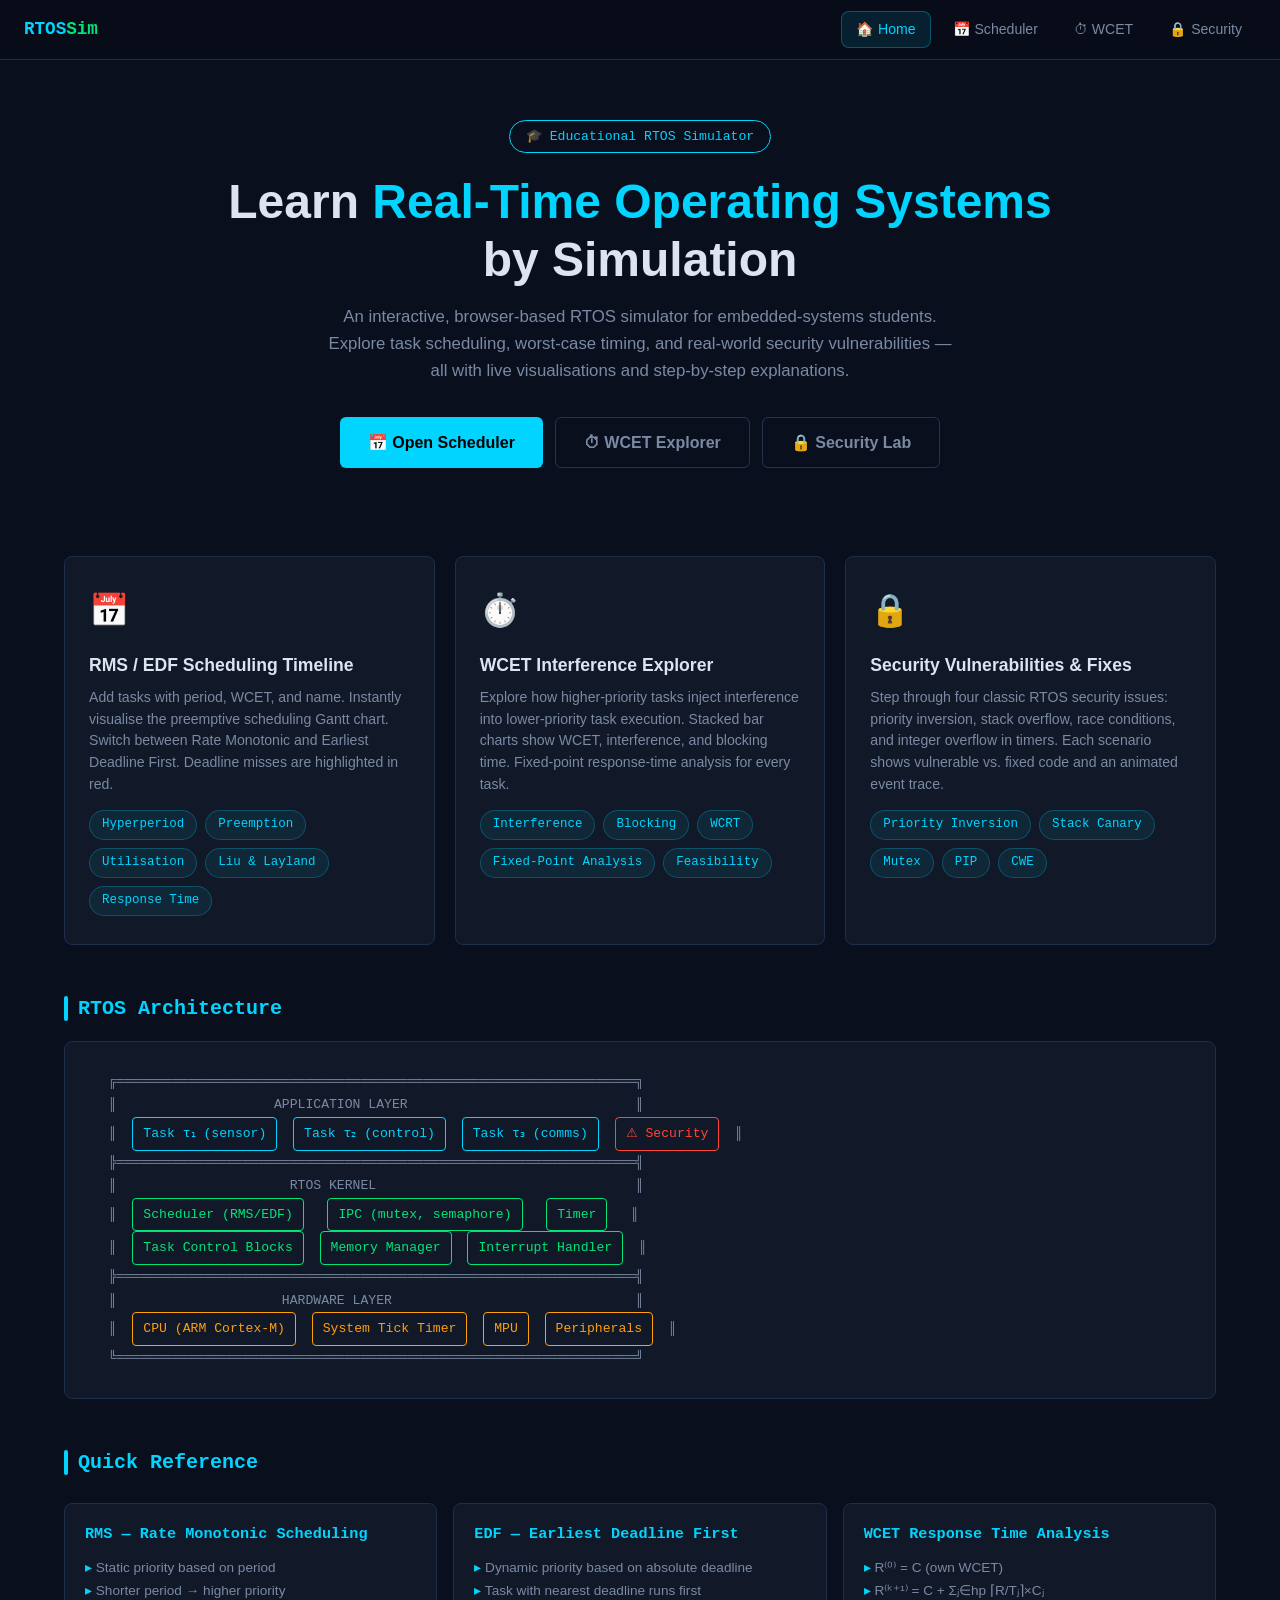
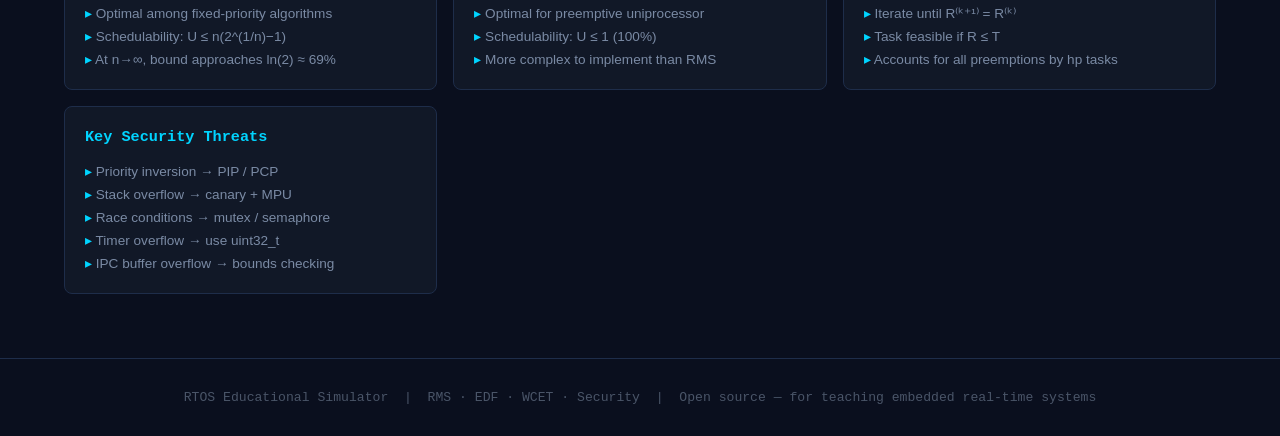
<file: index.html>
<!DOCTYPE html>
<html lang="en">
<head>
  <meta charset="UTF-8">
  <meta name="viewport" content="width=device-width, initial-scale=1.0">
  <title>RTOS Simulator — Educational Embedded Systems Tool</title>
  <link rel="stylesheet" href="css/style.css">
  <style>
    /* index-only overrides */
    .arch-diagram {
      background: var(--bg-card);
      border: 1px solid var(--border);
      border-radius: var(--radius);
      padding: 28px;
      font-family: var(--font-mono);
      font-size: .82rem;
      line-height: 1.8;
      color: var(--text-sub);
      overflow-x: auto;
    }
    .arch-diagram .box {
      display: inline-block;
      padding: 4px 10px;
      border: 1px solid;
      border-radius: 4px;
    }
    .box-app   { border-color: var(--cyan);   color: var(--cyan); }
    .box-kern  { border-color: var(--green);  color: var(--green); }
    .box-hw    { border-color: var(--orange); color: var(--orange); }
    .box-sec   { border-color: var(--red);    color: var(--red); }

    .quick-ref {
      display: grid;
      grid-template-columns: repeat(auto-fit, minmax(280px, 1fr));
      gap: 16px;
      margin-top: 24px;
    }
    .qref-card {
      background: var(--bg-card);
      border: 1px solid var(--border);
      border-radius: var(--radius);
      padding: 18px 20px;
    }
    .qref-card h4 {
      font-family: var(--font-mono);
      color: var(--cyan);
      margin-bottom: 10px;
      font-size: .95rem;
    }
    .qref-card ul {
      list-style: none;
      color: var(--text-sub);
      font-size: .85rem;
      line-height: 1.7;
    }
    .qref-card li::before { content: '▸ '; color: var(--cyan); }
  </style>
</head>
<body>

<!-- ── Navigation ─────────────────────────────────────────── -->
<nav class="nav">
  <div class="nav-brand">RTOS<span>Sim</span></div>
  <a href="index.html"     class="nav-link active">🏠 Home</a>
  <a href="scheduler.html" class="nav-link">📅 Scheduler</a>
  <a href="wcet.html"      class="nav-link">⏱ WCET</a>
  <a href="security.html"  class="nav-link">🔒 Security</a>
</nav>

<!-- ── Hero ──────────────────────────────────────────────── -->
<div class="hero">
  <div class="hero-badge">🎓 Educational RTOS Simulator</div>
  <h1>Learn <span>Real-Time Operating Systems</span><br>by Simulation</h1>
  <p>
    An interactive, browser-based RTOS simulator for embedded-systems students.
    Explore task scheduling, worst-case timing, and real-world security vulnerabilities —
    all with live visualisations and step-by-step explanations.
  </p>
  <div class="hero-buttons">
    <a href="scheduler.html" class="btn btn-primary" style="font-size:1rem;padding:12px 28px">
      📅 Open Scheduler
    </a>
    <a href="wcet.html" class="btn btn-outline" style="font-size:1rem;padding:12px 28px">
      ⏱ WCET Explorer
    </a>
    <a href="security.html" class="btn btn-outline" style="font-size:1rem;padding:12px 28px">
      🔒 Security Lab
    </a>
  </div>
</div>

<!-- ── Feature cards ─────────────────────────────────────── -->
<div class="page" style="padding-top:0">

  <div class="feature-grid">
    <a href="scheduler.html" class="feature-card">
      <div class="feature-icon">📅</div>
      <div class="feature-title">RMS / EDF Scheduling Timeline</div>
      <div class="feature-desc">
        Add tasks with period, WCET, and name. Instantly visualise the preemptive
        scheduling Gantt chart. Switch between Rate Monotonic and Earliest Deadline
        First. Deadline misses are highlighted in red.
      </div>
      <div class="concept-list">
        <span class="concept-pill">Hyperperiod</span>
        <span class="concept-pill">Preemption</span>
        <span class="concept-pill">Utilisation</span>
        <span class="concept-pill">Liu &amp; Layland</span>
        <span class="concept-pill">Response Time</span>
      </div>
    </a>

    <a href="wcet.html" class="feature-card">
      <div class="feature-icon">⏱️</div>
      <div class="feature-title">WCET Interference Explorer</div>
      <div class="feature-desc">
        Explore how higher-priority tasks inject interference into lower-priority
        task execution. Stacked bar charts show WCET, interference, and blocking
        time. Fixed-point response-time analysis for every task.
      </div>
      <div class="concept-list">
        <span class="concept-pill">Interference</span>
        <span class="concept-pill">Blocking</span>
        <span class="concept-pill">WCRT</span>
        <span class="concept-pill">Fixed-Point Analysis</span>
        <span class="concept-pill">Feasibility</span>
      </div>
    </a>

    <a href="security.html" class="feature-card">
      <div class="feature-icon">🔒</div>
      <div class="feature-title">Security Vulnerabilities &amp; Fixes</div>
      <div class="feature-desc">
        Step through four classic RTOS security issues: priority inversion,
        stack overflow, race conditions, and integer overflow in timers.
        Each scenario shows vulnerable vs. fixed code and an animated event trace.
      </div>
      <div class="concept-list">
        <span class="concept-pill">Priority Inversion</span>
        <span class="concept-pill">Stack Canary</span>
        <span class="concept-pill">Mutex</span>
        <span class="concept-pill">PIP</span>
        <span class="concept-pill">CWE</span>
      </div>
    </a>
  </div>

  <!-- ── RTOS Architecture Overview ─────────────────────── -->
  <div style="margin-top: 48px">
    <h2 class="section-title">RTOS Architecture</h2>
    <div class="arch-diagram">
<pre style="background:none;border:none;padding:0;font-family:inherit;font-size:inherit;line-height:inherit;color:inherit">
  ╔══════════════════════════════════════════════════════════════════╗
  ║                    APPLICATION LAYER                             ║
  ║  <span class="box box-app">Task τ₁ (sensor)</span>  <span class="box box-app">Task τ₂ (control)</span>  <span class="box box-app">Task τ₃ (comms)</span>  <span class="box box-sec">⚠ Security</span>  ║
  ╠══════════════════════════════════════════════════════════════════╣
  ║                      RTOS KERNEL                                 ║
  ║  <span class="box box-kern">Scheduler (RMS/EDF)</span>   <span class="box box-kern">IPC (mutex, semaphore)</span>   <span class="box box-kern">Timer</span>   ║
  ║  <span class="box box-kern">Task Control Blocks</span>  <span class="box box-kern">Memory Manager</span>  <span class="box box-kern">Interrupt Handler</span>  ║
  ╠══════════════════════════════════════════════════════════════════╣
  ║                     HARDWARE LAYER                               ║
  ║  <span class="box box-hw">CPU (ARM Cortex-M)</span>  <span class="box box-hw">System Tick Timer</span>  <span class="box box-hw">MPU</span>  <span class="box box-hw">Peripherals</span>  ║
  ╚══════════════════════════════════════════════════════════════════╝
</pre>
    </div>
  </div>

  <!-- ── Quick Reference ────────────────────────────────── -->
  <div style="margin-top: 48px">
    <h2 class="section-title">Quick Reference</h2>
    <div class="quick-ref">
      <div class="qref-card">
        <h4>RMS — Rate Monotonic Scheduling</h4>
        <ul>
          <li>Static priority based on period</li>
          <li>Shorter period → higher priority</li>
          <li>Optimal among fixed-priority algorithms</li>
          <li>Schedulability: U ≤ n(2^(1/n)−1)</li>
          <li>At n→∞, bound approaches ln(2) ≈ 69%</li>
        </ul>
      </div>
      <div class="qref-card">
        <h4>EDF — Earliest Deadline First</h4>
        <ul>
          <li>Dynamic priority based on absolute deadline</li>
          <li>Task with nearest deadline runs first</li>
          <li>Optimal for preemptive uniprocessor</li>
          <li>Schedulability: U ≤ 1 (100%)</li>
          <li>More complex to implement than RMS</li>
        </ul>
      </div>
      <div class="qref-card">
        <h4>WCET Response Time Analysis</h4>
        <ul>
          <li>R⁽⁰⁾ = C (own WCET)</li>
          <li>R⁽ᵏ⁺¹⁾ = C + Σⱼ∈hp ⌈R/Tⱼ⌉×Cⱼ</li>
          <li>Iterate until R⁽ᵏ⁺¹⁾ = R⁽ᵏ⁾</li>
          <li>Task feasible if R ≤ T</li>
          <li>Accounts for all preemptions by hp tasks</li>
        </ul>
      </div>
      <div class="qref-card">
        <h4>Key Security Threats</h4>
        <ul>
          <li>Priority inversion → PIP / PCP</li>
          <li>Stack overflow → canary + MPU</li>
          <li>Race conditions → mutex / semaphore</li>
          <li>Timer overflow → use uint32_t</li>
          <li>IPC buffer overflow → bounds checking</li>
        </ul>
      </div>
    </div>
  </div>

</div>

<!-- ── Footer ─────────────────────────────────────────────── -->
<footer>
  RTOS Educational Simulator &nbsp;|&nbsp; RMS · EDF · WCET · Security &nbsp;|&nbsp;
  Open source — for teaching embedded real-time systems
</footer>

</body>
</html>
</file>
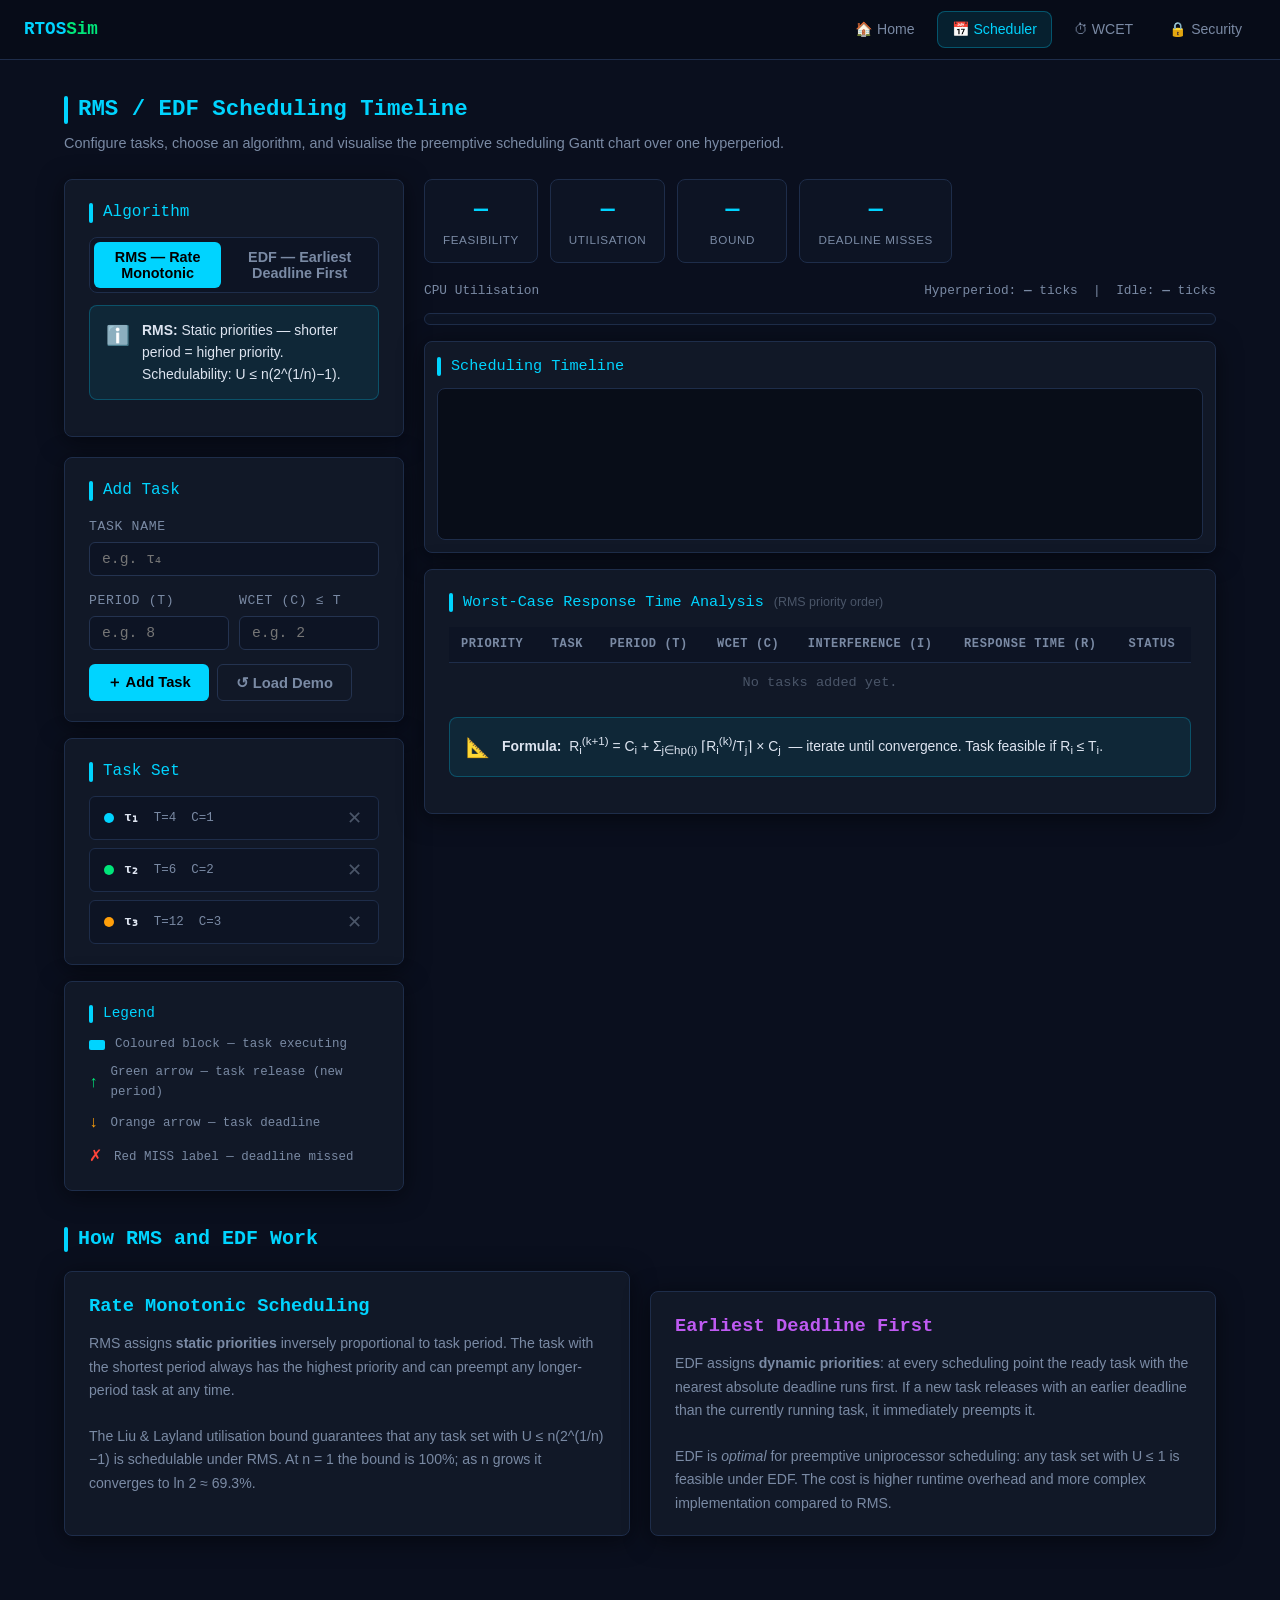
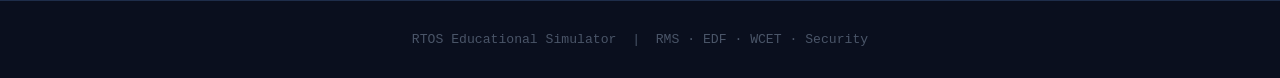
<file: scheduler.html>
<!DOCTYPE html>
<html lang="en">
<head>
  <meta charset="UTF-8">
  <meta name="viewport" content="width=device-width, initial-scale=1.0">
  <title>Scheduler — RMS / EDF Timeline | RTOS Simulator</title>
  <link rel="stylesheet" href="css/style.css">
  <style>
    .legend-block {
      display: inline-block;
      width: 16px; height: 10px;
      border-radius: 2px;
      vertical-align: middle;
      margin-right: 4px;
    }
    #error-msg {
      display: none;
      background: rgba(255,69,58,.12);
      border: 1px solid var(--red);
      color: var(--red);
      border-radius: 6px;
      padding: 8px 12px;
      font-size: .85rem;
      margin-bottom: 10px;
    }
  </style>
</head>
<body>

<nav class="nav">
  <div class="nav-brand">RTOS<span>Sim</span></div>
  <a href="index.html"     class="nav-link">🏠 Home</a>
  <a href="scheduler.html" class="nav-link active">📅 Scheduler</a>
  <a href="wcet.html"      class="nav-link">⏱ WCET</a>
  <a href="security.html"  class="nav-link">🔒 Security</a>
</nav>

<div class="page">
  <h1 class="section-title" style="font-size:1.4rem;margin-bottom:4px">
    RMS / EDF Scheduling Timeline
  </h1>
  <p style="color:var(--text-sub);font-size:.9rem;margin-bottom:24px">
    Configure tasks, choose an algorithm, and visualise the preemptive scheduling
    Gantt chart over one hyperperiod.
  </p>

  <div class="two-col">

    <!-- ── Left: Task configuration ───────────────────────── -->
    <div>
      <!-- Algorithm selector -->
      <div class="card" style="margin-bottom:16px">
        <div class="section-title" style="font-size:1rem;margin-bottom:12px">Algorithm</div>
        <div class="tab-group" style="margin-bottom:0">
          <button class="tab-btn active" id="btn-rms" onclick="setAlgorithm('RMS')">
            RMS — Rate Monotonic
          </button>
          <button class="tab-btn" id="btn-edf" onclick="setAlgorithm('EDF')">
            EDF — Earliest Deadline First
          </button>
        </div>

        <div class="info-box info" style="margin-top:12px">
          <span class="icon">ℹ️</span>
          <div id="alg-info">
            <strong>RMS:</strong> Static priorities — shorter period = higher priority.
            Schedulability: U ≤ n(2^(1/n)−1).
          </div>
        </div>
      </div>

      <!-- Add task form -->
      <div class="card">
        <div class="section-title" style="font-size:1rem;margin-bottom:12px">Add Task</div>

        <div id="error-msg"></div>

        <div class="form-group">
          <label>Task Name</label>
          <input type="text" id="inp-name" placeholder="e.g. τ₄" maxlength="12">
        </div>

        <div class="form-row">
          <div class="form-group">
            <label>Period (T)</label>
            <input type="number" id="inp-period" placeholder="e.g. 8" min="1" max="200">
          </div>
          <div class="form-group">
            <label>WCET (C) ≤ T</label>
            <input type="number" id="inp-wcet" placeholder="e.g. 2" min="1" max="200">
          </div>
        </div>

        <div class="btn-group">
          <button class="btn btn-primary" id="btn-add-task">＋ Add Task</button>
          <button class="btn btn-outline" id="btn-load-demo">↺ Load Demo</button>
        </div>
      </div>

      <!-- Task list -->
      <div class="card" style="margin-top:16px">
        <div class="section-title" style="font-size:1rem;margin-bottom:12px">
          Task Set
        </div>
        <div id="task-list" class="task-list"></div>
      </div>

      <!-- How to read the chart -->
      <div class="card" style="margin-top:16px">
        <div class="section-title" style="font-size:.9rem;margin-bottom:10px">Legend</div>
        <div class="legend" style="flex-direction:column;gap:8px">
          <div class="legend-item">
            <span class="legend-block" style="background:var(--cyan)"></span>
            Coloured block — task executing
          </div>
          <div class="legend-item">
            <span style="color:var(--green);font-size:1rem;margin-right:6px">↑</span>
            Green arrow — task release (new period)
          </div>
          <div class="legend-item">
            <span style="color:var(--orange);font-size:1rem;margin-right:6px">↓</span>
            Orange arrow — task deadline
          </div>
          <div class="legend-item">
            <span style="color:var(--red);font-size:1rem;margin-right:6px">✗</span>
            Red MISS label — deadline missed
          </div>
        </div>
      </div>
    </div>

    <!-- ── Right: Timeline and stats ──────────────────────── -->
    <div>
      <!-- Stats row -->
      <div class="stats-row">
        <div class="stat-badge" id="badge-status">
          <div class="stat-value" id="stat-status">—</div>
          <div class="stat-label">Feasibility</div>
        </div>
        <div class="stat-badge">
          <div class="stat-value" id="stat-util">—</div>
          <div class="stat-label">Utilisation</div>
        </div>
        <div class="stat-badge">
          <div class="stat-value" id="stat-bound">—</div>
          <div class="stat-label">Bound</div>
        </div>
        <div class="stat-badge">
          <div class="stat-value" id="stat-misses">—</div>
          <div class="stat-label">Deadline Misses</div>
        </div>
      </div>

      <!-- Utilisation bar -->
      <div style="margin-bottom:16px">
        <div style="display:flex;justify-content:space-between;font-size:.8rem;color:var(--text-sub);margin-bottom:4px;font-family:var(--font-mono)">
          <span>CPU Utilisation</span>
          <span>Hyperperiod: <strong id="lbl-hyperperiod">—</strong> ticks &nbsp;|&nbsp; Idle: <strong id="lbl-idle">—</strong> ticks</span>
        </div>
        <div class="util-bar-wrap">
          <div class="util-bar ok" id="util-bar" style="width:0%"></div>
        </div>
      </div>

      <!-- Scheduling timeline canvas -->
      <div class="card" style="padding:12px">
        <div class="section-title" style="font-size:.95rem;margin-bottom:10px">Scheduling Timeline</div>
        <div class="canvas-wrap">
          <canvas id="timeline-canvas"></canvas>
        </div>
      </div>

      <!-- Response time analysis table -->
      <div class="card" style="margin-top:16px">
        <div class="section-title" style="font-size:.95rem;margin-bottom:12px">
          Worst-Case Response Time Analysis
          <span style="font-size:.78rem;color:var(--text-muted);font-weight:400;font-family:sans-serif">
            (RMS priority order)
          </span>
        </div>
        <div style="overflow-x:auto">
          <table class="analysis-table">
            <thead>
              <tr>
                <th>Priority</th>
                <th>Task</th>
                <th>Period (T)</th>
                <th>WCET (C)</th>
                <th>Interference (I)</th>
                <th>Response Time (R)</th>
                <th>Status</th>
              </tr>
            </thead>
            <tbody id="rta-tbody">
              <tr><td colspan="7" style="color:var(--text-muted);text-align:center">No tasks added yet.</td></tr>
            </tbody>
          </table>
        </div>
        <div class="info-box info" style="margin-top:14px">
          <span class="icon">📐</span>
          <div>
            <strong>Formula:</strong>&nbsp;
            R<sub>i</sub><sup>(k+1)</sup> = C<sub>i</sub> + Σ<sub>j∈hp(i)</sub> ⌈R<sub>i</sub><sup>(k)</sup>/T<sub>j</sub>⌉ × C<sub>j</sub>
            &nbsp;— iterate until convergence. Task feasible if R<sub>i</sub> ≤ T<sub>i</sub>.
          </div>
        </div>
      </div>
    </div>
  </div>

  <!-- ── Algorithm explanation ─────────────────────────────── -->
  <div style="margin-top:32px">
    <h2 class="section-title">How RMS and EDF Work</h2>
    <div style="display:grid;grid-template-columns:1fr 1fr;gap:20px">
      <div class="card">
        <h3 style="color:var(--cyan);font-family:var(--font-mono);margin-bottom:10px">Rate Monotonic Scheduling</h3>
        <p style="color:var(--text-sub);font-size:.88rem;line-height:1.65">
          RMS assigns <strong>static priorities</strong> inversely proportional to task period.
          The task with the shortest period always has the highest priority and can preempt any
          longer-period task at any time.<br><br>
          The Liu &amp; Layland utilisation bound guarantees that any task set with
          U ≤ n(2^(1/n)−1) is schedulable under RMS. At n = 1 the bound is 100%; as n grows
          it converges to ln 2 ≈ 69.3%.
        </p>
      </div>
      <div class="card">
        <h3 style="color:var(--purple);font-family:var(--font-mono);margin-bottom:10px">Earliest Deadline First</h3>
        <p style="color:var(--text-sub);font-size:.88rem;line-height:1.65">
          EDF assigns <strong>dynamic priorities</strong>: at every scheduling point the ready
          task with the nearest absolute deadline runs first. If a new task releases with an
          earlier deadline than the currently running task, it immediately preempts it.<br><br>
          EDF is <em>optimal</em> for preemptive uniprocessor scheduling: any task set with
          U ≤ 1 is feasible under EDF. The cost is higher runtime overhead and more complex
          implementation compared to RMS.
        </p>
      </div>
    </div>
  </div>

</div>

<footer>
  RTOS Educational Simulator &nbsp;|&nbsp; RMS · EDF · WCET · Security
</footer>

<script src="js/core.js"></script>
<script src="js/scheduler-ui.js"></script>
<script>
  // Update algorithm info text when tab changes
  const algInfo = {
    RMS: '<strong>RMS:</strong> Static priorities — shorter period = higher priority. Schedulability: U ≤ n(2<sup>1/n</sup>−1).',
    EDF: '<strong>EDF:</strong> Dynamic priorities — nearest absolute deadline runs first. Schedulability: U ≤ 1 (100%).',
  };
  const origSetAlgorithm = setAlgorithm;
  function setAlgorithm(alg) {
    origSetAlgorithm(alg);
    document.getElementById('alg-info').innerHTML = algInfo[alg];
  }
</script>
</body>
</html>
</file>
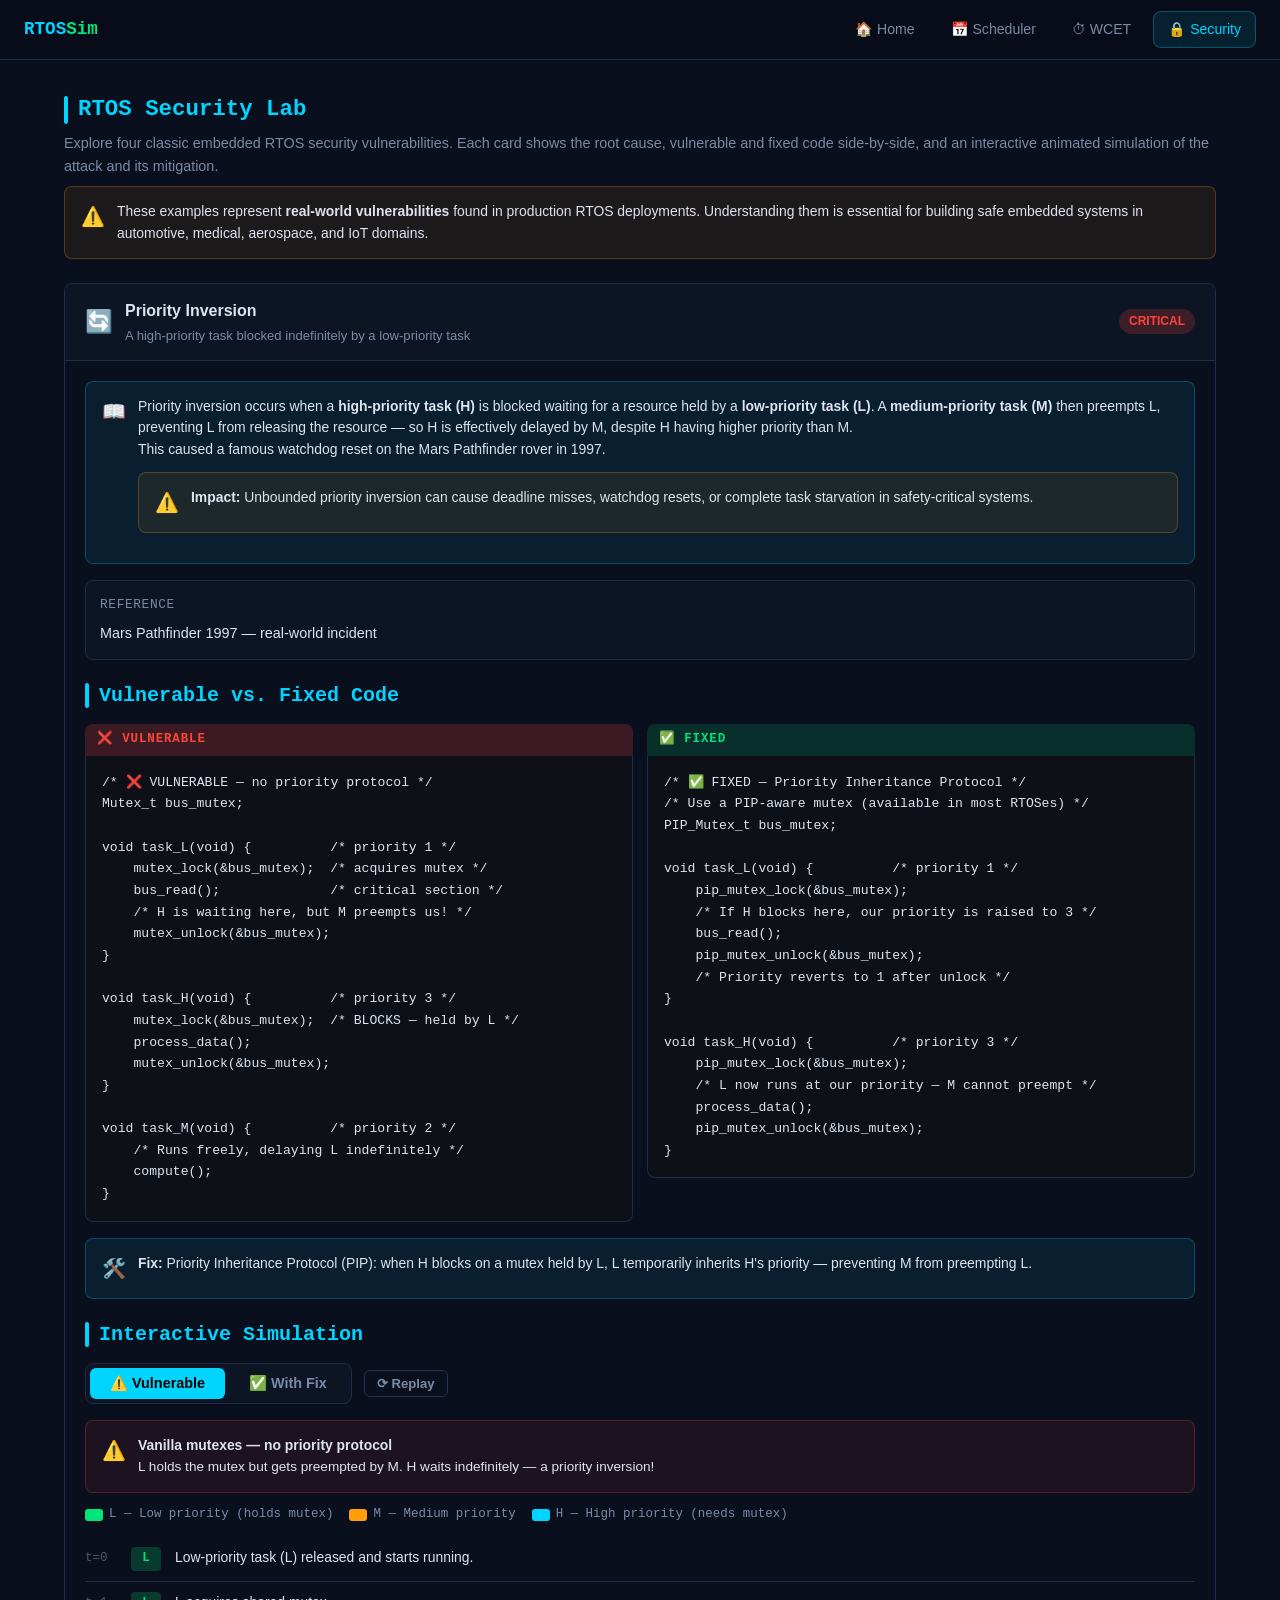
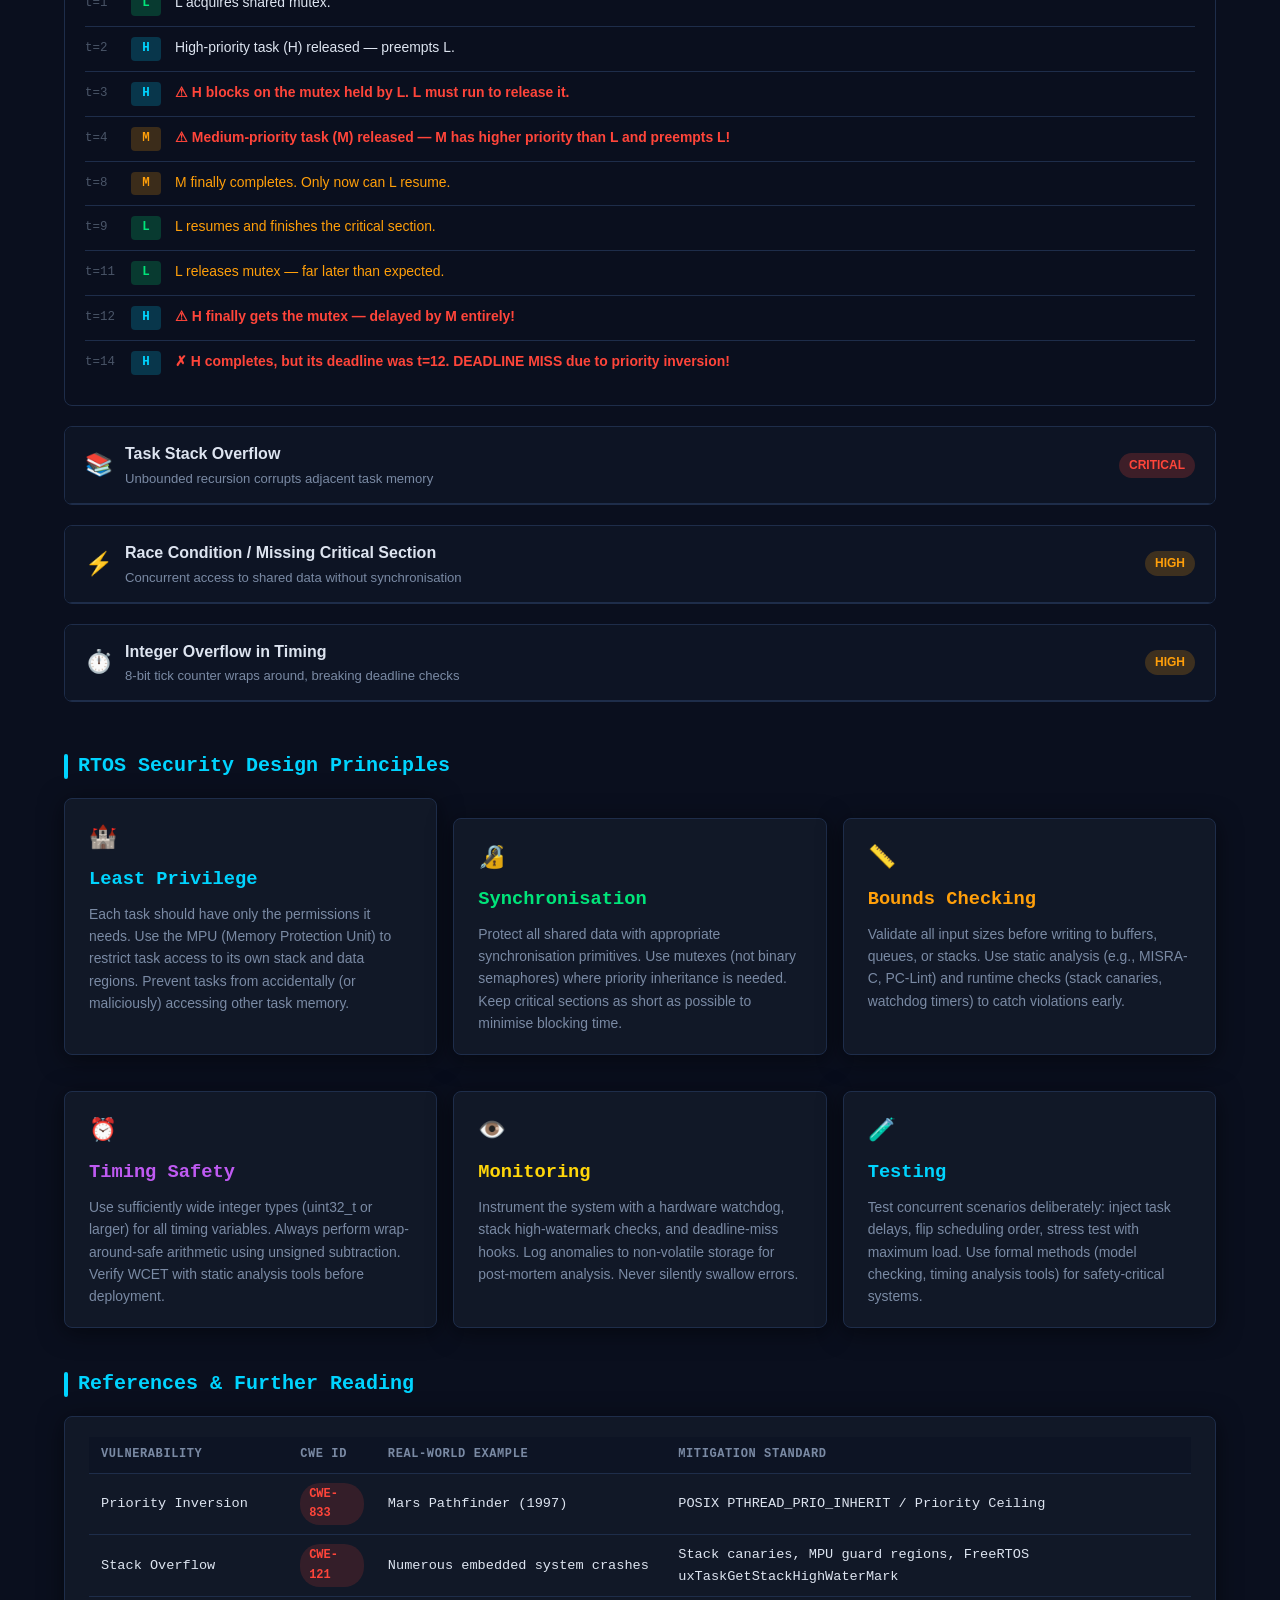
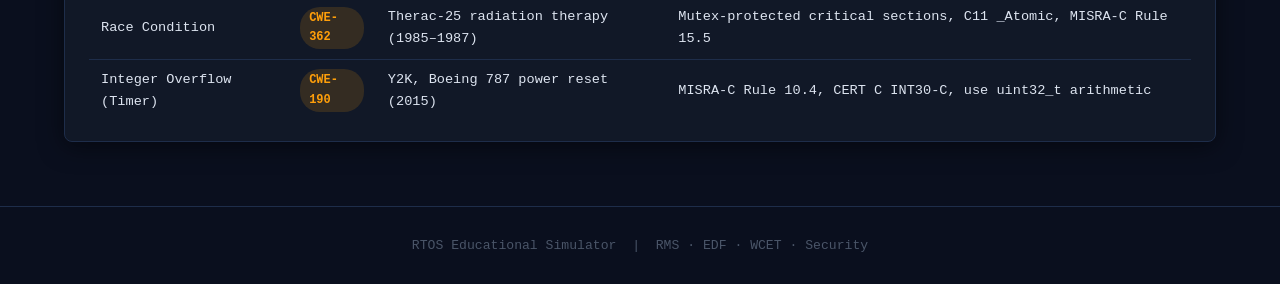
<file: security.html>
<!DOCTYPE html>
<html lang="en">
<head>
  <meta charset="UTF-8">
  <meta name="viewport" content="width=device-width, initial-scale=1.0">
  <title>Security Lab — Vulnerabilities &amp; Fixes | RTOS Simulator</title>
  <link rel="stylesheet" href="css/style.css">
</head>
<body>

<nav class="nav">
  <div class="nav-brand">RTOS<span>Sim</span></div>
  <a href="index.html"     class="nav-link">🏠 Home</a>
  <a href="scheduler.html" class="nav-link">📅 Scheduler</a>
  <a href="wcet.html"      class="nav-link">⏱ WCET</a>
  <a href="security.html"  class="nav-link active">🔒 Security</a>
</nav>

<div class="page">
  <h1 class="section-title" style="font-size:1.4rem;margin-bottom:4px">
    RTOS Security Lab
  </h1>
  <p style="color:var(--text-sub);font-size:.9rem;margin-bottom:8px">
    Explore four classic embedded RTOS security vulnerabilities. Each card shows
    the root cause, vulnerable and fixed code side-by-side, and an interactive
    animated simulation of the attack and its mitigation.
  </p>

  <div class="info-box warn" style="margin-bottom:24px">
    <span class="icon">⚠️</span>
    <div>
      These examples represent <strong>real-world vulnerabilities</strong> found in
      production RTOS deployments. Understanding them is essential for building
      safe embedded systems in automotive, medical, aerospace, and IoT domains.
    </div>
  </div>

  <!-- Vulnerability cards are injected here by security-ui.js -->
  <div id="vuln-cards"></div>

  <!-- ── RTOS Security Principles ─────────────────────────── -->
  <div style="margin-top:48px">
    <h2 class="section-title">RTOS Security Design Principles</h2>

    <div style="display:grid;grid-template-columns:repeat(auto-fit,minmax(280px,1fr));gap:16px">

      <div class="card">
        <div style="font-size:1.4rem;margin-bottom:10px">🏰</div>
        <h3 style="color:var(--cyan);font-family:var(--font-mono);margin-bottom:8px">Least Privilege</h3>
        <p style="color:var(--text-sub);font-size:.87rem;line-height:1.6">
          Each task should have only the permissions it needs. Use the MPU (Memory
          Protection Unit) to restrict task access to its own stack and data regions.
          Prevent tasks from accidentally (or maliciously) accessing other task memory.
        </p>
      </div>

      <div class="card">
        <div style="font-size:1.4rem;margin-bottom:10px">🔏</div>
        <h3 style="color:var(--green);font-family:var(--font-mono);margin-bottom:8px">Synchronisation</h3>
        <p style="color:var(--text-sub);font-size:.87rem;line-height:1.6">
          Protect all shared data with appropriate synchronisation primitives.
          Use mutexes (not binary semaphores) where priority inheritance is needed.
          Keep critical sections as short as possible to minimise blocking time.
        </p>
      </div>

      <div class="card">
        <div style="font-size:1.4rem;margin-bottom:10px">📏</div>
        <h3 style="color:var(--orange);font-family:var(--font-mono);margin-bottom:8px">Bounds Checking</h3>
        <p style="color:var(--text-sub);font-size:.87rem;line-height:1.6">
          Validate all input sizes before writing to buffers, queues, or stacks.
          Use static analysis (e.g., MISRA-C, PC-Lint) and runtime checks (stack
          canaries, watchdog timers) to catch violations early.
        </p>
      </div>

      <div class="card">
        <div style="font-size:1.4rem;margin-bottom:10px">⏰</div>
        <h3 style="color:var(--purple);font-family:var(--font-mono);margin-bottom:8px">Timing Safety</h3>
        <p style="color:var(--text-sub);font-size:.87rem;line-height:1.6">
          Use sufficiently wide integer types (uint32_t or larger) for all timing
          variables. Always perform wrap-around-safe arithmetic using unsigned
          subtraction. Verify WCET with static analysis tools before deployment.
        </p>
      </div>

      <div class="card">
        <div style="font-size:1.4rem;margin-bottom:10px">👁️</div>
        <h3 style="color:var(--yellow);font-family:var(--font-mono);margin-bottom:8px">Monitoring</h3>
        <p style="color:var(--text-sub);font-size:.87rem;line-height:1.6">
          Instrument the system with a hardware watchdog, stack high-watermark
          checks, and deadline-miss hooks. Log anomalies to non-volatile storage
          for post-mortem analysis. Never silently swallow errors.
        </p>
      </div>

      <div class="card">
        <div style="font-size:1.4rem;margin-bottom:10px">🧪</div>
        <h3 style="color:var(--cyan);font-family:var(--font-mono);margin-bottom:8px">Testing</h3>
        <p style="color:var(--text-sub);font-size:.87rem;line-height:1.6">
          Test concurrent scenarios deliberately: inject task delays, flip
          scheduling order, stress test with maximum load. Use formal methods
          (model checking, timing analysis tools) for safety-critical systems.
        </p>
      </div>
    </div>
  </div>

  <!-- ── CWE / References ──────────────────────────────────── -->
  <div style="margin-top:40px">
    <h2 class="section-title">References &amp; Further Reading</h2>
    <div class="card">
      <table class="analysis-table">
        <thead>
          <tr>
            <th>Vulnerability</th>
            <th>CWE ID</th>
            <th>Real-World Example</th>
            <th>Mitigation Standard</th>
          </tr>
        </thead>
        <tbody>
          <tr>
            <td>Priority Inversion</td>
            <td><span class="pill fail">CWE-833</span></td>
            <td>Mars Pathfinder (1997)</td>
            <td>POSIX PTHREAD_PRIO_INHERIT / Priority Ceiling</td>
          </tr>
          <tr>
            <td>Stack Overflow</td>
            <td><span class="pill fail">CWE-121</span></td>
            <td>Numerous embedded system crashes</td>
            <td>Stack canaries, MPU guard regions, FreeRTOS uxTaskGetStackHighWaterMark</td>
          </tr>
          <tr>
            <td>Race Condition</td>
            <td><span class="pill warn">CWE-362</span></td>
            <td>Therac-25 radiation therapy (1985–1987)</td>
            <td>Mutex-protected critical sections, C11 _Atomic, MISRA-C Rule 15.5</td>
          </tr>
          <tr>
            <td>Integer Overflow (Timer)</td>
            <td><span class="pill warn">CWE-190</span></td>
            <td>Y2K, Boeing 787 power reset (2015)</td>
            <td>MISRA-C Rule 10.4, CERT C INT30-C, use uint32_t arithmetic</td>
          </tr>
        </tbody>
      </table>
    </div>
  </div>

</div>

<footer>
  RTOS Educational Simulator &nbsp;|&nbsp; RMS · EDF · WCET · Security
</footer>

<script src="js/core.js"></script>
<script src="js/security-ui.js"></script>
</body>
</html>
</file>
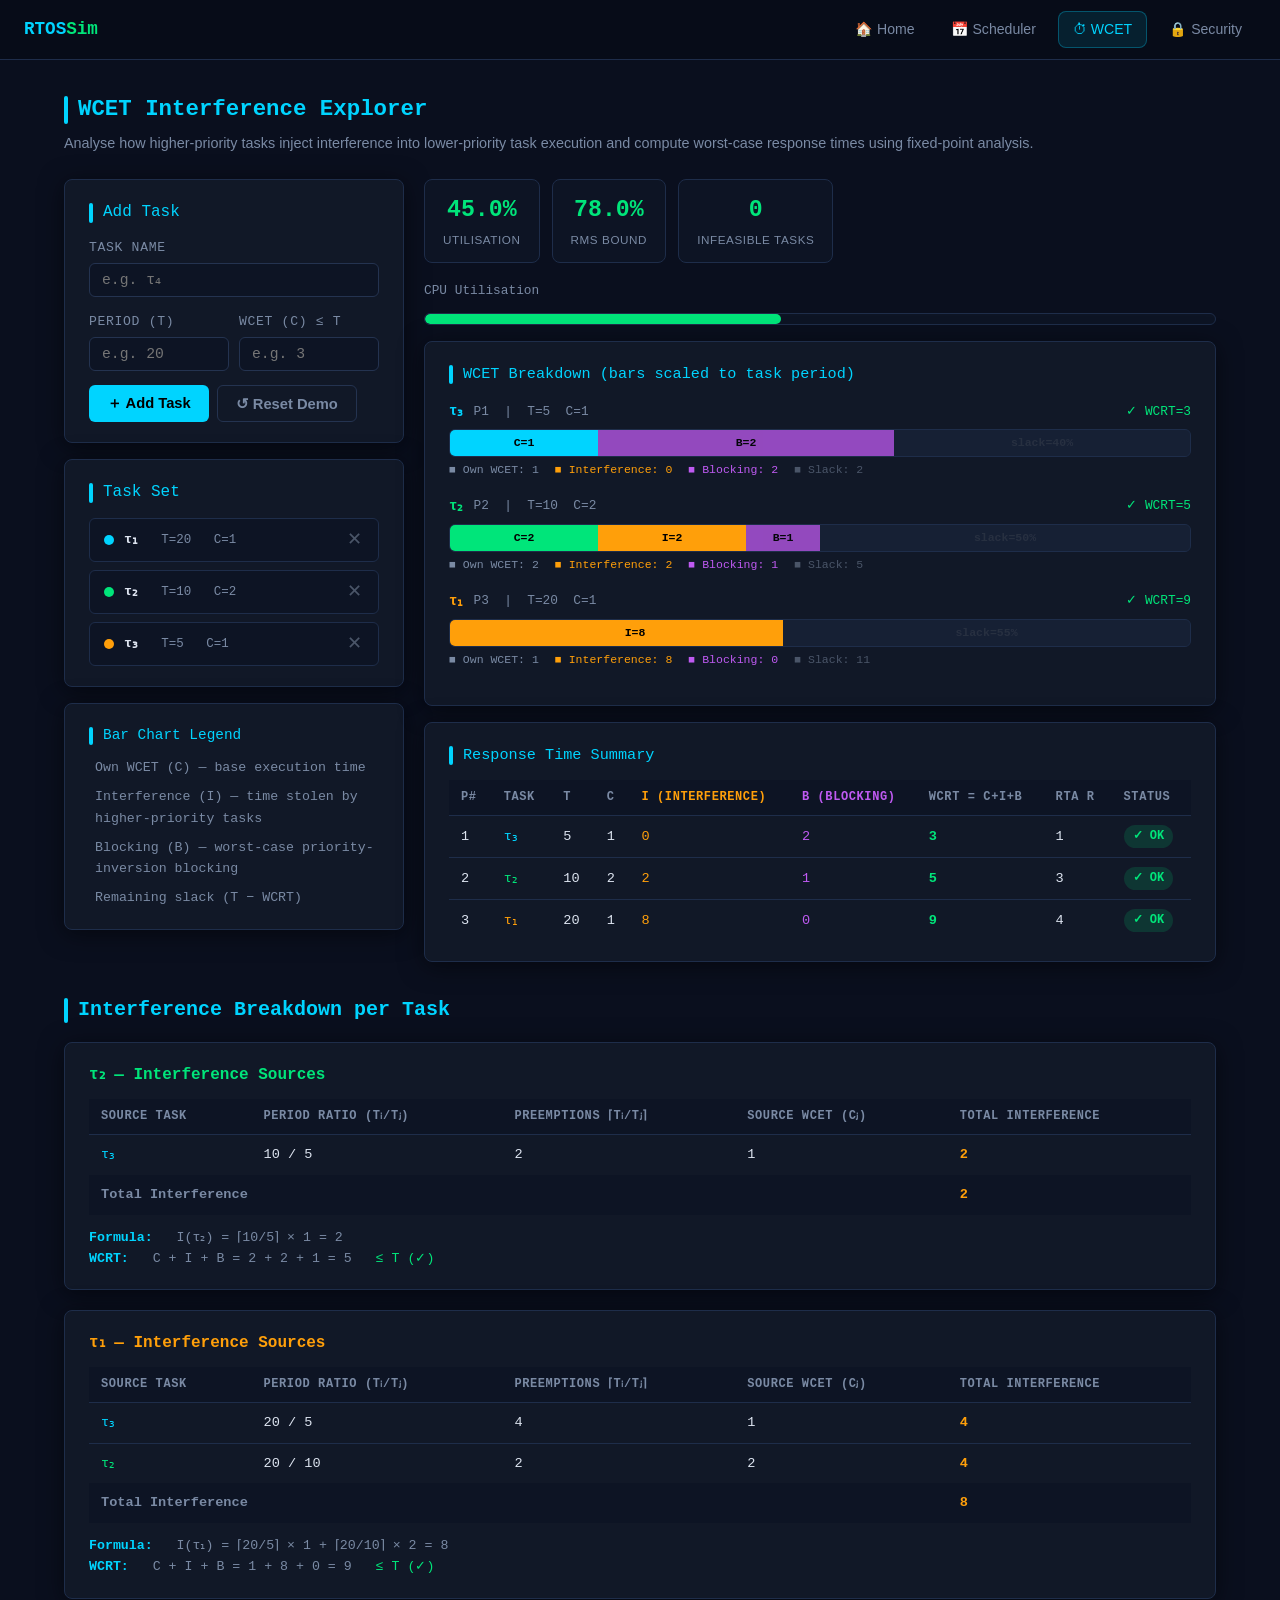
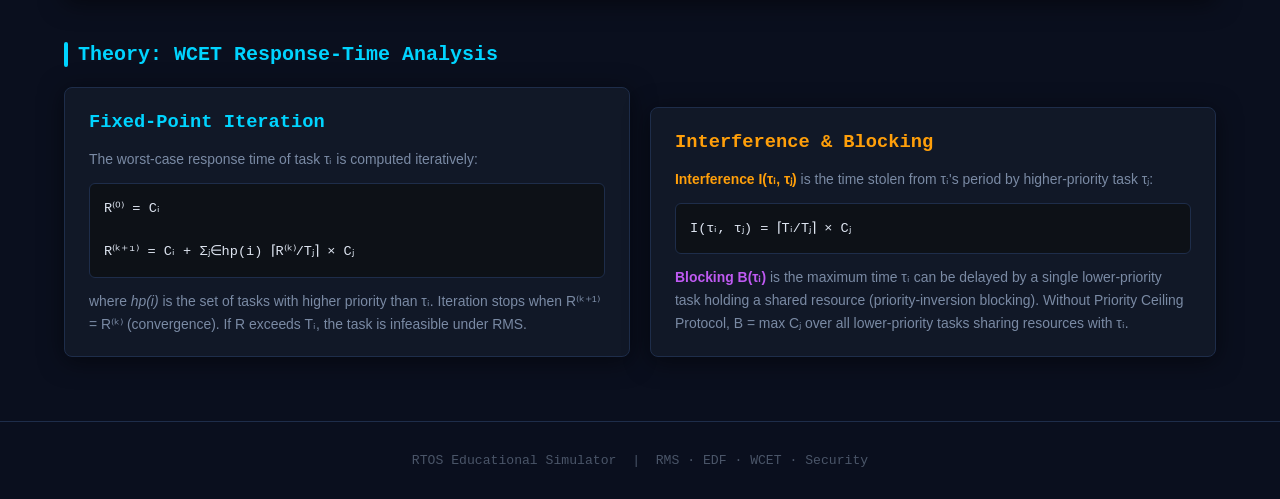
<file: wcet.html>
<!DOCTYPE html>
<html lang="en">
<head>
  <meta charset="UTF-8">
  <meta name="viewport" content="width=device-width, initial-scale=1.0">
  <title>WCET Interference Explorer | RTOS Simulator</title>
  <link rel="stylesheet" href="css/style.css">
  <style>
    #wcet-error {
      display: none;
      background: rgba(255,69,58,.12);
      border: 1px solid var(--red);
      color: var(--red);
      border-radius: 6px;
      padding: 8px 12px;
      font-size: .85rem;
      margin-bottom: 10px;
    }
  </style>
</head>
<body>

<nav class="nav">
  <div class="nav-brand">RTOS<span>Sim</span></div>
  <a href="index.html"     class="nav-link">🏠 Home</a>
  <a href="scheduler.html" class="nav-link">📅 Scheduler</a>
  <a href="wcet.html"      class="nav-link active">⏱ WCET</a>
  <a href="security.html"  class="nav-link">🔒 Security</a>
</nav>

<div class="page">
  <h1 class="section-title" style="font-size:1.4rem;margin-bottom:4px">
    WCET Interference Explorer
  </h1>
  <p style="color:var(--text-sub);font-size:.9rem;margin-bottom:24px">
    Analyse how higher-priority tasks inject interference into lower-priority task
    execution and compute worst-case response times using fixed-point analysis.
  </p>

  <div class="two-col">

    <!-- ── Left: Task configuration ───────────────────────── -->
    <div>
      <div class="card">
        <div class="section-title" style="font-size:1rem;margin-bottom:12px">Add Task</div>
        <div id="wcet-error"></div>

        <div class="form-group">
          <label>Task Name</label>
          <input type="text" id="winp-name" placeholder="e.g. τ₄" maxlength="12">
        </div>
        <div class="form-row">
          <div class="form-group">
            <label>Period (T)</label>
            <input type="number" id="winp-period" placeholder="e.g. 20" min="1" max="200">
          </div>
          <div class="form-group">
            <label>WCET (C) ≤ T</label>
            <input type="number" id="winp-wcet" placeholder="e.g. 3" min="1" max="200">
          </div>
        </div>

        <div class="btn-group">
          <button class="btn btn-primary" id="btn-add-wtask">＋ Add Task</button>
          <button class="btn btn-outline"  id="btn-reset-demo">↺ Reset Demo</button>
        </div>
      </div>

      <div class="card" style="margin-top:16px">
        <div class="section-title" style="font-size:1rem;margin-bottom:12px">Task Set</div>
        <div id="wcet-task-list" class="task-list"></div>
      </div>

      <!-- Bar chart legend -->
      <div class="card" style="margin-top:16px">
        <div class="section-title" style="font-size:.9rem;margin-bottom:10px">Bar Chart Legend</div>
        <div class="legend" style="flex-direction:column;gap:8px;font-size:.83rem">
          <div class="legend-item">
            <span class="legend-block" style="background:var(--cyan)"></span>
            Own WCET (C) — base execution time
          </div>
          <div class="legend-item">
            <span class="legend-block" style="background:var(--orange)"></span>
            Interference (I) — time stolen by higher-priority tasks
          </div>
          <div class="legend-item">
            <span class="legend-block" style="background:var(--purple)"></span>
            Blocking (B) — worst-case priority-inversion blocking
          </div>
          <div class="legend-item">
            <span class="legend-block" style="background:var(--border)"></span>
            Remaining slack (T − WCRT)
          </div>
        </div>
      </div>
    </div>

    <!-- ── Right: Analysis results ─────────────────────────── -->
    <div>
      <!-- Stats -->
      <div class="stats-row">
        <div class="stat-badge" id="wstat-util-badge">
          <div class="stat-value" id="wstat-util">—</div>
          <div class="stat-label">Utilisation</div>
        </div>
        <div class="stat-badge" id="wstat-bound-badge">
          <div class="stat-value" id="wstat-bound">—</div>
          <div class="stat-label">RMS Bound</div>
        </div>
        <div class="stat-badge" id="wstat-misses-badge">
          <div class="stat-value" id="wstat-misses">—</div>
          <div class="stat-label">Infeasible Tasks</div>
        </div>
      </div>

      <div style="margin-bottom:16px">
        <div style="font-size:.8rem;color:var(--text-sub);margin-bottom:4px;font-family:var(--font-mono)">CPU Utilisation</div>
        <div class="util-bar-wrap">
          <div class="util-bar ok" id="wutil-bar" style="width:0%"></div>
        </div>
      </div>

      <!-- WCET stacked bars -->
      <div class="card">
        <div class="section-title" style="font-size:.95rem;margin-bottom:14px">
          WCET Breakdown (bars scaled to task period)
        </div>
        <div id="wcet-bars">
          <p style="color:var(--text-muted);font-size:.88rem">Add tasks to see analysis.</p>
        </div>
      </div>

      <!-- Analysis table -->
      <div class="card" style="margin-top:16px">
        <div class="section-title" style="font-size:.95rem;margin-bottom:12px">
          Response Time Summary
        </div>
        <div style="overflow-x:auto">
          <table class="analysis-table">
            <thead>
              <tr>
                <th>P#</th>
                <th>Task</th>
                <th>T</th>
                <th>C</th>
                <th style="color:var(--orange)">I (Interference)</th>
                <th style="color:var(--purple)">B (Blocking)</th>
                <th>WCRT = C+I+B</th>
                <th>RTA R</th>
                <th>Status</th>
              </tr>
            </thead>
            <tbody id="wcet-tbody">
              <tr><td colspan="9" style="color:var(--text-muted);text-align:center">No tasks.</td></tr>
            </tbody>
          </table>
        </div>
      </div>

      <!-- Results area -->
      <div id="wcet-results" style="margin-top:0"></div>
    </div>
  </div>

  <!-- ── Per-task interference breakdown ──────────────────── -->
  <div style="margin-top:32px">
    <h2 class="section-title">Interference Breakdown per Task</h2>
    <div id="interference-breakdown">
      <p style="color:var(--text-muted)">Add tasks to see detailed interference analysis.</p>
    </div>
  </div>

  <!-- ── Theory ──────────────────────────────────────────── -->
  <div style="margin-top:40px">
    <h2 class="section-title">Theory: WCET Response-Time Analysis</h2>
    <div style="display:grid;grid-template-columns:1fr 1fr;gap:20px">

      <div class="card">
        <h3 style="color:var(--cyan);font-family:var(--font-mono);margin-bottom:10px">Fixed-Point Iteration</h3>
        <p style="color:var(--text-sub);font-size:.87rem;line-height:1.65">
          The worst-case response time of task τᵢ is computed iteratively:
        </p>
        <div style="background:var(--bg-code);border:1px solid var(--border);border-radius:6px;padding:14px;margin:12px 0;font-family:var(--font-mono);font-size:.85rem">
          R⁽⁰⁾ = Cᵢ<br><br>
          R⁽ᵏ⁺¹⁾ = Cᵢ + Σⱼ∈hp(i) ⌈R⁽ᵏ⁾/Tⱼ⌉ × Cⱼ
        </div>
        <p style="color:var(--text-sub);font-size:.87rem;line-height:1.65">
          where <em>hp(i)</em> is the set of tasks with higher priority than τᵢ.
          Iteration stops when R⁽ᵏ⁺¹⁾ = R⁽ᵏ⁾ (convergence). If R exceeds Tᵢ,
          the task is infeasible under RMS.
        </p>
      </div>

      <div class="card">
        <h3 style="color:var(--orange);font-family:var(--font-mono);margin-bottom:10px">Interference &amp; Blocking</h3>
        <p style="color:var(--text-sub);font-size:.87rem;line-height:1.65">
          <strong style="color:var(--orange)">Interference I(τᵢ, τⱼ)</strong> is the time stolen
          from τᵢ's period by higher-priority task τⱼ:
        </p>
        <div style="background:var(--bg-code);border:1px solid var(--border);border-radius:6px;padding:14px;margin:12px 0;font-family:var(--font-mono);font-size:.85rem">
          I(τᵢ, τⱼ) = ⌈Tᵢ/Tⱼ⌉ × Cⱼ
        </div>
        <p style="color:var(--text-sub);font-size:.87rem;line-height:1.65">
          <strong style="color:var(--purple)">Blocking B(τᵢ)</strong> is the maximum time τᵢ
          can be delayed by a single lower-priority task holding a shared resource
          (priority-inversion blocking). Without Priority Ceiling Protocol, B = max Cⱼ over
          all lower-priority tasks sharing resources with τᵢ.
        </p>
      </div>
    </div>
  </div>

</div>

<footer>
  RTOS Educational Simulator &nbsp;|&nbsp; RMS · EDF · WCET · Security
</footer>

<script src="js/core.js"></script>
<script src="js/wcet-ui.js"></script>
</body>
</html>
</file>
<file: css/style.css>
/* =========================================================
   style.css — RTOS Educational Simulator
   Dark embedded-systems theme
   ========================================================= */

/* ── Reset & base ────────────────────────────────────────── */
*, *::before, *::after { box-sizing: border-box; margin: 0; padding: 0; }

:root {
  /* Palette */
  --bg-root:    #080d18;
  --bg-body:    #0a0f1e;
  --bg-card:    #111827;
  --bg-input:   #0d1424;
  --bg-code:    #0d1117;
  --border:     #1e2d4a;
  --border-mid: #243350;

  --text-main:  #dde4f0;
  --text-sub:   #7a8aa4;
  --text-muted: #4a5568;

  --cyan:   #00d4ff;
  --green:  #00e57a;
  --orange: #ff9f0a;
  --red:    #ff453a;
  --purple: #bf5af2;
  --yellow: #ffd60a;
  --blue:   #0a84ff;

  /* Task colours (8 slots) */
  --tc0: #00d4ff;
  --tc1: #00e57a;
  --tc2: #ff9f0a;
  --tc3: #bf5af2;
  --tc4: #ff6b6b;
  --tc5: #ffd60a;
  --tc6: #4ecdc4;
  --tc7: #ff8cc8;

  --nav-h: 60px;
  --radius: 8px;
  --shadow: 0 4px 24px rgba(0,0,0,.5);
  --font-mono: "Courier New", Courier, monospace;
}

html { scroll-behavior: smooth; }

body {
  font-family: -apple-system, BlinkMacSystemFont, "Segoe UI", Roboto, sans-serif;
  background: var(--bg-body);
  color: var(--text-main);
  line-height: 1.6;
  min-height: 100vh;
}

a { color: var(--cyan); text-decoration: none; }
a:hover { text-decoration: underline; }

/* ── Navigation ─────────────────────────────────────────── */
.nav {
  position: sticky;
  top: 0;
  z-index: 100;
  display: flex;
  align-items: center;
  gap: 8px;
  height: var(--nav-h);
  padding: 0 24px;
  background: rgba(8,13,24,.92);
  border-bottom: 1px solid var(--border);
  backdrop-filter: blur(10px);
}

.nav-brand {
  font-family: var(--font-mono);
  font-size: 1.1rem;
  font-weight: bold;
  color: var(--cyan);
  margin-right: auto;
}

.nav-brand span { color: var(--green); }

.nav-link {
  display: inline-flex;
  align-items: center;
  gap: 6px;
  padding: 6px 14px;
  border-radius: var(--radius);
  font-size: .88rem;
  font-weight: 500;
  color: var(--text-sub);
  transition: background .18s, color .18s;
}
.nav-link:hover, .nav-link.active {
  background: rgba(0,212,255,.1);
  color: var(--cyan);
  text-decoration: none;
}
.nav-link.active { border: 1px solid rgba(0,212,255,.3); }

/* ── Page wrapper ────────────────────────────────────────── */
.page { max-width: 1200px; margin: 0 auto; padding: 32px 24px 64px; }

/* ── Section headings ────────────────────────────────────── */
.section-title {
  font-family: var(--font-mono);
  font-size: 1.25rem;
  color: var(--cyan);
  margin-bottom: 16px;
  display: flex;
  align-items: center;
  gap: 10px;
}
.section-title::before {
  content: '';
  display: inline-block;
  width: 4px;
  height: 1.25em;
  background: var(--cyan);
  border-radius: 2px;
}

/* ── Cards ───────────────────────────────────────────────── */
.card {
  background: var(--bg-card);
  border: 1px solid var(--border);
  border-radius: var(--radius);
  padding: 20px 24px;
  box-shadow: var(--shadow);
}

.card + .card { margin-top: 20px; }

/* ── Two-column layout ───────────────────────────────────── */
.two-col {
  display: grid;
  grid-template-columns: 340px 1fr;
  gap: 20px;
  align-items: start;
}

@media (max-width: 820px) {
  .two-col { grid-template-columns: 1fr; }
}

/* ── Form elements ───────────────────────────────────────── */
.form-group { margin-bottom: 14px; }
.form-group label {
  display: block;
  font-size: .82rem;
  font-family: var(--font-mono);
  color: var(--text-sub);
  margin-bottom: 5px;
  text-transform: uppercase;
  letter-spacing: .05em;
}

.form-row {
  display: grid;
  grid-template-columns: 1fr 1fr;
  gap: 10px;
}
.form-row-3 { grid-template-columns: 1fr 1fr 1fr; }

input[type="text"],
input[type="number"] {
  width: 100%;
  padding: 8px 12px;
  background: var(--bg-input);
  border: 1px solid var(--border-mid);
  border-radius: 6px;
  color: var(--text-main);
  font-family: var(--font-mono);
  font-size: .92rem;
  transition: border-color .18s, box-shadow .18s;
}
input:focus {
  outline: none;
  border-color: var(--cyan);
  box-shadow: 0 0 0 3px rgba(0,212,255,.15);
}

/* ── Buttons ─────────────────────────────────────────────── */
.btn {
  display: inline-flex;
  align-items: center;
  gap: 7px;
  padding: 9px 18px;
  border: none;
  border-radius: 6px;
  font-size: .92rem;
  font-weight: 600;
  cursor: pointer;
  transition: opacity .18s, transform .1s;
}
.btn:active { transform: scale(.97); }
.btn:disabled { opacity: .4; cursor: not-allowed; }

.btn-primary { background: var(--cyan); color: #000; }
.btn-primary:hover { opacity: .88; }
.btn-success { background: var(--green); color: #000; }
.btn-danger  { background: var(--red); color: #fff; }
.btn-outline {
  background: transparent;
  border: 1px solid var(--border-mid);
  color: var(--text-sub);
}
.btn-outline:hover { border-color: var(--cyan); color: var(--cyan); }
.btn-sm { padding: 5px 12px; font-size: .82rem; }

.btn-group { display: flex; gap: 8px; flex-wrap: wrap; }

/* ── Toggle / radio tabs ─────────────────────────────────── */
.tab-group {
  display: inline-flex;
  background: var(--bg-input);
  border: 1px solid var(--border);
  border-radius: 8px;
  padding: 4px;
  gap: 4px;
  margin-bottom: 16px;
}
.tab-btn {
  padding: 7px 20px;
  border-radius: 6px;
  border: none;
  background: transparent;
  color: var(--text-sub);
  font-size: .9rem;
  font-weight: 600;
  cursor: pointer;
  transition: background .18s, color .18s;
}
.tab-btn.active {
  background: var(--cyan);
  color: #000;
}
.tab-btn:not(.active):hover { color: var(--cyan); }

/* ── Task list ───────────────────────────────────────────── */
.task-list { display: flex; flex-direction: column; gap: 8px; }

.task-item {
  display: flex;
  align-items: center;
  gap: 10px;
  padding: 10px 14px;
  background: var(--bg-input);
  border: 1px solid var(--border);
  border-radius: 6px;
  font-family: var(--font-mono);
  font-size: .85rem;
}

.task-dot {
  width: 10px;
  height: 10px;
  border-radius: 50%;
  flex-shrink: 0;
}

.task-label { flex: 1; }
.task-detail { color: var(--text-sub); font-size: .78rem; }

.task-remove {
  background: none;
  border: none;
  color: var(--text-muted);
  cursor: pointer;
  font-size: 1.1rem;
  padding: 0 2px;
  line-height: 1;
  transition: color .15s;
}
.task-remove:hover { color: var(--red); }

/* ── Canvas container ────────────────────────────────────── */
.canvas-wrap {
  overflow-x: auto;
  background: var(--bg-root);
  border: 1px solid var(--border);
  border-radius: var(--radius);
}
.canvas-wrap canvas { display: block; }

/* ── Stat badges ─────────────────────────────────────────── */
.stats-row {
  display: flex;
  gap: 12px;
  flex-wrap: wrap;
  margin-bottom: 18px;
}

.stat-badge {
  display: flex;
  flex-direction: column;
  align-items: center;
  padding: 12px 18px;
  background: var(--bg-input);
  border: 1px solid var(--border);
  border-radius: var(--radius);
  min-width: 110px;
  text-align: center;
}
.stat-value {
  font-family: var(--font-mono);
  font-size: 1.45rem;
  font-weight: bold;
  color: var(--cyan);
}
.stat-label {
  font-size: .73rem;
  color: var(--text-sub);
  text-transform: uppercase;
  letter-spacing: .05em;
  margin-top: 2px;
}

/* status colours */
.stat-badge.ok   .stat-value { color: var(--green); }
.stat-badge.warn .stat-value { color: var(--orange); }
.stat-badge.fail .stat-value { color: var(--red); }

/* ── Utilization bar ─────────────────────────────────────── */
.util-bar-wrap {
  margin: 12px 0;
  background: var(--bg-input);
  border: 1px solid var(--border);
  border-radius: 20px;
  height: 12px;
  overflow: hidden;
}
.util-bar {
  height: 100%;
  border-radius: 20px;
  transition: width .4s;
}
.util-bar.ok   { background: var(--green); }
.util-bar.warn { background: var(--orange); }
.util-bar.fail { background: var(--red); }

/* ── Analysis table ──────────────────────────────────────── */
.analysis-table {
  width: 100%;
  border-collapse: collapse;
  font-family: var(--font-mono);
  font-size: .85rem;
}
.analysis-table th {
  text-align: left;
  padding: 8px 12px;
  background: var(--bg-input);
  color: var(--text-sub);
  font-size: .75rem;
  text-transform: uppercase;
  letter-spacing: .05em;
  border-bottom: 1px solid var(--border);
}
.analysis-table td {
  padding: 9px 12px;
  border-bottom: 1px solid var(--border);
  color: var(--text-main);
}
.analysis-table tr:last-child td { border-bottom: none; }
.analysis-table tr:hover td { background: rgba(255,255,255,.03); }

.pill {
  display: inline-block;
  padding: 2px 9px;
  border-radius: 20px;
  font-size: .75rem;
  font-weight: 600;
}
.pill.ok   { background: rgba(0,229,122,.15); color: var(--green); }
.pill.warn { background: rgba(255,159,10,.15); color: var(--orange); }
.pill.fail { background: rgba(255,69,58,.15);  color: var(--red); }

/* ── WCET interference bars ──────────────────────────────── */
.wcet-row {
  margin-bottom: 16px;
}
.wcet-row-header {
  display: flex;
  align-items: center;
  gap: 10px;
  margin-bottom: 6px;
  font-family: var(--font-mono);
  font-size: .88rem;
}
.wcet-stack {
  display: flex;
  height: 28px;
  border-radius: 6px;
  overflow: hidden;
  border: 1px solid var(--border);
}
.wcet-seg {
  display: flex;
  align-items: center;
  justify-content: center;
  font-size: .72rem;
  font-family: var(--font-mono);
  font-weight: bold;
  color: #000;
  transition: width .4s;
  white-space: nowrap;
  overflow: hidden;
}
.wcet-seg.self    { background: var(--cyan); }
.wcet-seg.inter   { background: var(--orange); }
.wcet-seg.block   { background: var(--purple); opacity: .75; }
.wcet-seg.idle    { background: var(--border); opacity: .4; color: var(--text-muted); }

/* ── Security section ────────────────────────────────────── */
.vuln-card {
  border-radius: var(--radius);
  border: 1px solid var(--border);
  overflow: hidden;
  margin-bottom: 20px;
}
.vuln-header {
  display: flex;
  align-items: center;
  gap: 12px;
  padding: 14px 20px;
  background: var(--bg-input);
  border-bottom: 1px solid var(--border);
  cursor: pointer;
}
.vuln-icon {
  font-size: 1.4rem;
  flex-shrink: 0;
}
.vuln-title {
  font-weight: 700;
  font-size: 1rem;
}
.vuln-sub {
  font-size: .82rem;
  color: var(--text-sub);
  margin-top: 1px;
}
.vuln-severity {
  margin-left: auto;
  padding: 3px 10px;
  border-radius: 20px;
  font-size: .75rem;
  font-weight: 700;
  text-transform: uppercase;
}
.sev-critical { background: rgba(255,69,58,.2); color: var(--red); }
.sev-high     { background: rgba(255,159,10,.2); color: var(--orange); }
.sev-medium   { background: rgba(255,214,10,.2); color: var(--yellow); }

.vuln-body {
  display: none;
  padding: 20px;
}
.vuln-body.open { display: block; }

/* Code blocks */
.code-compare {
  display: grid;
  grid-template-columns: 1fr 1fr;
  gap: 14px;
}
@media (max-width: 720px) {
  .code-compare { grid-template-columns: 1fr; }
}

.code-panel {}
.code-panel-label {
  font-family: var(--font-mono);
  font-size: .78rem;
  font-weight: 700;
  text-transform: uppercase;
  letter-spacing: .07em;
  padding: 6px 12px;
  border-radius: var(--radius) var(--radius) 0 0;
}
.code-panel-label.vuln  { background: rgba(255,69,58,.2);  color: var(--red); }
.code-panel-label.fixed { background: rgba(0,229,122,.15); color: var(--green); }

pre.code-block {
  background: var(--bg-code);
  border: 1px solid var(--border);
  border-top: none;
  border-radius: 0 0 var(--radius) var(--radius);
  padding: 16px;
  font-family: var(--font-mono);
  font-size: .82rem;
  line-height: 1.65;
  overflow-x: auto;
  white-space: pre;
  color: var(--text-main);
}

.hl-keyword  { color: var(--purple); }
.hl-type     { color: var(--cyan); }
.hl-comment  { color: var(--text-muted); font-style: italic; }
.hl-string   { color: var(--green); }
.hl-number   { color: var(--orange); }
.hl-fn       { color: var(--yellow); }

/* Event timeline */
.event-timeline { display: flex; flex-direction: column; gap: 0; }

.event-item {
  display: flex;
  align-items: flex-start;
  gap: 14px;
  padding: 10px 0;
  border-bottom: 1px solid var(--border);
  font-size: .87rem;
  opacity: 0;
  transform: translateX(-10px);
  animation: fadeSlideIn .3s forwards;
}
.event-item:last-child { border-bottom: none; }

@keyframes fadeSlideIn {
  to { opacity: 1; transform: none; }
}

.event-time {
  font-family: var(--font-mono);
  font-size: .78rem;
  color: var(--text-muted);
  min-width: 32px;
  padding-top: 2px;
}
.event-task-badge {
  font-family: var(--font-mono);
  font-size: .78rem;
  font-weight: 700;
  padding: 2px 8px;
  border-radius: 4px;
  min-width: 30px;
  text-align: center;
  flex-shrink: 0;
}
.badge-L { background: rgba(0,229,122,.2); color: var(--green); }
.badge-M { background: rgba(255,159,10,.2); color: var(--orange); }
.badge-H { background: rgba(0,212,255,.2); color: var(--cyan); }
.badge-T1{ background: rgba(0,212,255,.2); color: var(--cyan); }
.badge-T2{ background: rgba(0,229,122,.2); color: var(--green); }

.event-note { flex: 1; color: var(--text-main); line-height: 1.45; }

.event-item.sev-info    .event-note { color: var(--text-main); }
.event-item.sev-warning .event-note { color: var(--orange); }
.event-item.sev-danger  .event-note { color: var(--red); font-weight: 600; }
.event-item.sev-ok      .event-note { color: var(--green); }
.event-item.sev-detected .event-note { color: var(--yellow); font-weight: 600; }
.event-item.sev-handled  .event-note { color: var(--green); font-weight: 600; }

/* Stack overflow visual */
.stack-visual {
  display: flex;
  flex-direction: column-reverse;
  height: 200px;
  width: 100px;
  border: 2px solid var(--border-mid);
  border-radius: 4px;
  overflow: hidden;
  position: relative;
  background: var(--bg-code);
  flex-shrink: 0;
}
.stack-fill {
  background: var(--green);
  transition: height .4s;
  border-top: 2px solid rgba(255,255,255,.2);
  display: flex;
  align-items: flex-start;
  justify-content: center;
  padding-top: 4px;
  font-family: var(--font-mono);
  font-size: .7rem;
  color: #000;
  font-weight: bold;
}
.stack-fill.warn  { background: var(--orange); }
.stack-fill.overflow, .stack-fill.corrupted { background: var(--red); }
.stack-fill.detected { background: var(--yellow); }

/* ── Hero (index page) ───────────────────────────────────── */
.hero {
  text-align: center;
  padding: 60px 24px 48px;
}
.hero-badge {
  display: inline-block;
  padding: 5px 16px;
  border: 1px solid var(--cyan);
  border-radius: 20px;
  color: var(--cyan);
  font-size: .82rem;
  font-family: var(--font-mono);
  margin-bottom: 20px;
}
.hero h1 {
  font-size: clamp(1.8rem, 4vw, 3rem);
  font-weight: 800;
  margin-bottom: 16px;
  line-height: 1.2;
}
.hero h1 span { color: var(--cyan); }
.hero p {
  max-width: 640px;
  margin: 0 auto 32px;
  color: var(--text-sub);
  font-size: 1.05rem;
}
.hero-buttons { display: flex; gap: 12px; justify-content: center; flex-wrap: wrap; }

/* Feature cards grid */
.feature-grid {
  display: grid;
  grid-template-columns: repeat(auto-fit, minmax(280px, 1fr));
  gap: 20px;
  margin-top: 40px;
}

.feature-card {
  background: var(--bg-card);
  border: 1px solid var(--border);
  border-radius: var(--radius);
  padding: 28px 24px;
  text-decoration: none;
  color: inherit;
  transition: border-color .2s, transform .2s, box-shadow .2s;
  display: block;
}
.feature-card:hover {
  border-color: var(--cyan);
  transform: translateY(-3px);
  box-shadow: 0 8px 32px rgba(0,212,255,.12);
  text-decoration: none;
}
.feature-icon { font-size: 2rem; margin-bottom: 14px; }
.feature-title {
  font-size: 1.1rem;
  font-weight: 700;
  margin-bottom: 8px;
  color: var(--text-main);
}
.feature-desc { font-size: .88rem; color: var(--text-sub); line-height: 1.55; }

/* Concept pills */
.concept-list {
  display: flex;
  flex-wrap: wrap;
  gap: 8px;
  margin-top: 14px;
}
.concept-pill {
  padding: 4px 12px;
  background: rgba(0,212,255,.08);
  border: 1px solid rgba(0,212,255,.25);
  border-radius: 20px;
  font-size: .78rem;
  color: var(--cyan);
  font-family: var(--font-mono);
}

/* ── Legend ──────────────────────────────────────────────── */
.legend {
  display: flex;
  gap: 16px;
  flex-wrap: wrap;
  font-size: .78rem;
  font-family: var(--font-mono);
  color: var(--text-sub);
  margin-top: 10px;
}
.legend-item {
  display: flex;
  align-items: center;
  gap: 6px;
}
.legend-swatch {
  width: 18px;
  height: 12px;
  border-radius: 3px;
}

/* ── Info callout ────────────────────────────────────────── */
.info-box {
  display: flex;
  gap: 12px;
  padding: 14px 16px;
  border-radius: var(--radius);
  font-size: .87rem;
  line-height: 1.55;
  margin-bottom: 16px;
}
.info-box.info   { background: rgba(0,212,255,.08);  border: 1px solid rgba(0,212,255,.25); }
.info-box.warn   { background: rgba(255,159,10,.08); border: 1px solid rgba(255,159,10,.25); }
.info-box.danger { background: rgba(255,69,58,.08);  border: 1px solid rgba(255,69,58,.25); }
.info-box .icon  { font-size: 1.2rem; flex-shrink: 0; margin-top: 1px; }

/* ── Footer ──────────────────────────────────────────────── */
footer {
  text-align: center;
  padding: 28px 16px;
  border-top: 1px solid var(--border);
  color: var(--text-muted);
  font-size: .82rem;
  font-family: var(--font-mono);
}

/* ── Scrollbar ───────────────────────────────────────────── */
::-webkit-scrollbar { width: 8px; height: 8px; }
::-webkit-scrollbar-track { background: var(--bg-root); }
::-webkit-scrollbar-thumb { background: var(--border-mid); border-radius: 4px; }
::-webkit-scrollbar-thumb:hover { background: var(--text-muted); }

/* ── Responsive ──────────────────────────────────────────── */
@media (max-width: 600px) {
  .nav { padding: 0 12px; }
  .page { padding: 20px 14px 48px; }
  .stats-row { gap: 8px; }
  .code-compare { grid-template-columns: 1fr; }
}
</file>
